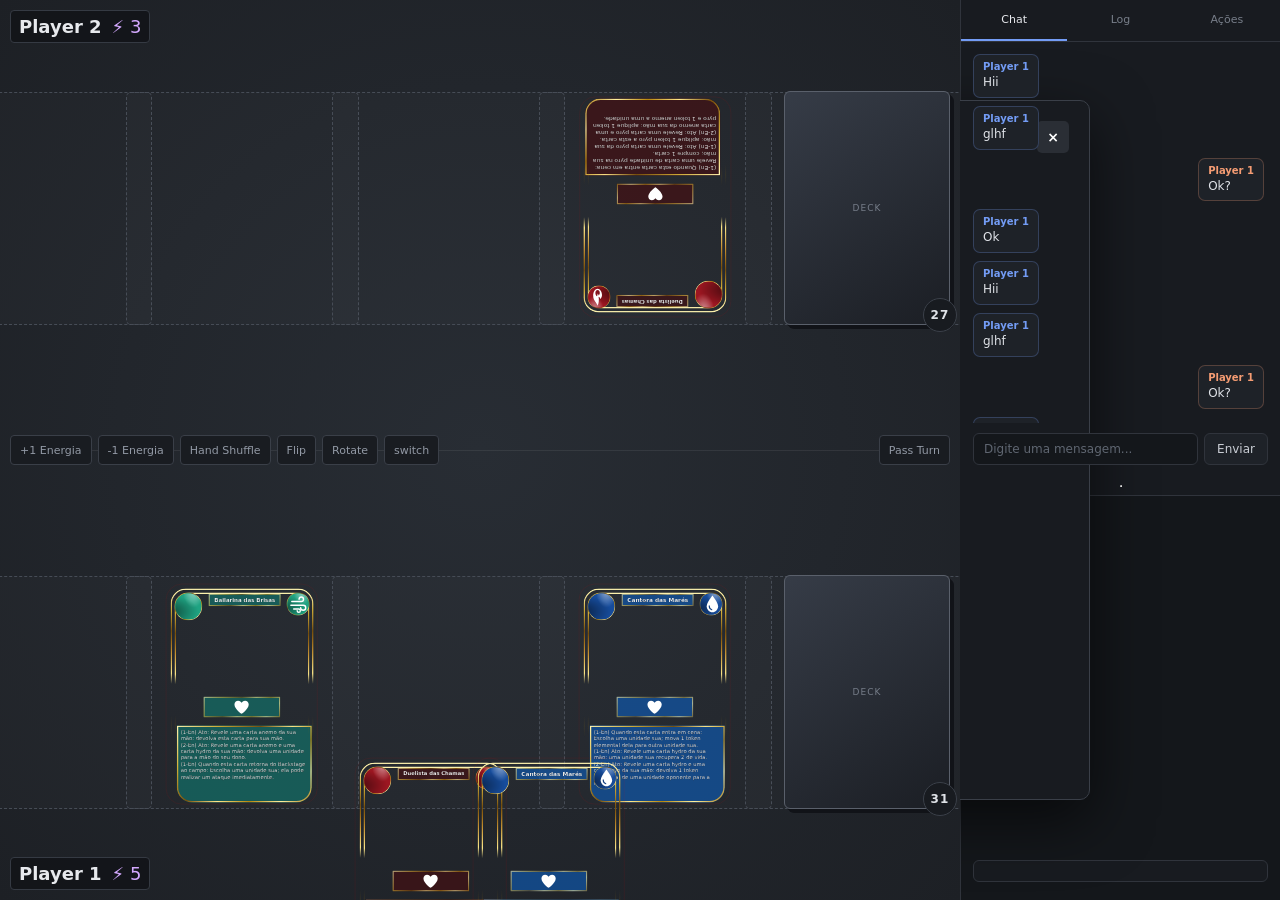
<file: index.html>
<!DOCTYPE html>
<html lang="pt-BR">

<head>
    <meta charset="UTF-8">
    <meta name="viewport" content="width=device-width, initial-scale=1.0">

    <title>Cardgame</title>

    <link rel="stylesheet" href="style.css">
    <link rel="stylesheet" href="card_template.css">
</head>

<body>
    <template id="card-template">
        <card>
            <card-data data-cost="6" data-element="cryo" data-atk="800" data-hp="2000" data-effect="(1-En) Se o oponente declara ataque ou ativa o efeito de uma unidade: Descarte esta carta da sua mão; Aplique 1 token electro a uma unidade no campo. (Único, Escolha).
        " style="--card-art: url('https://c.l3n.co/wgh5Qk.jpg');">
                <div class="card-bleed radius">
                    <carta class="trim radius">
                        <bordinha class="external radius"></bordinha>
                        <safe-area class="radius">
                            <anchor class="top-left">
                                <cost class="golden-border"></cost>
                            </anchor>
                            <anchor class="top">
                                <card-name><span></span></card-name>
                            </anchor>
                            <anchor class="top-right">
                                <attribute class="golden-border"></attribute>
                            </anchor>
                            <anchor class="left"></anchor>
                            <anchor class="center">
                                <status>
                                    <HP class=""></HP>
                                </status>
                            </anchor>
                            <anchor class="right"></anchor>
                            <anchor class="bottom-left"></anchor>
                            <anchor class="bottom">
                                <effect>
                                    <effect-text>
                                    </effect-text>
                                    <effect-box></effect-box>
                                </effect>
                            </anchor>
                            <anchor class="bottom-right"></anchor>

                        </safe-area>
                    </carta>
                </div>
            </card-data>
        </card>
    </template>
    <game>

        <top-bar>
            <game-name>Cardgame</game-name>

            <game-info>
                <turn>Seu turno</turn>
                <turn-number>Turno 4</turn-number>
            </game-info>
        </top-bar>


        <action-menu popover>
            <action data-action="move">Mover</action>
            <action data-action="target">Alvejar</action>
            <action data-action="attack">Atacar</action>
            <action data-action="declare">Declarar</action>
            <action data-action="flip">Virar</action>
            <action data-action="to_top_deck">Para T. Deck</action>
            <action data-action="to_hand">Para a Mão</action>
            <action data-action="to_backstage">Para Backstage</action>
            <action data-action="add_token">Elemental Token</action>
            <action data-action="show_deck">Show Deck</action>
        </action-menu>

        <deck-actions-menu popover>
            <action data-action="mill">Descartar Topo</action>
            <action data-action="show_deck">Abrir Deck</action>
            <action data-action="shuffle">Embaralhar</action>
            <action data-action="draw">Comprar</action>
        </deck-actions-menu>

        <zone-modal popover="manual">
            <zone-header>
                <span>DECK</span>
                <button data-action="close-deck">×</button>
            </zone-header>

            <zone-grid></zone-grid>
        </zone-modal>

        <game-board>

            <opponent-side>

                <player-info>
                    <player-name>Player 2</player-name>
                    <energy>⚡ <span id="player-2-energy">3</span></energy>
                </player-info>

                <game-field data-player="2">
                    <card-slot data-slot="0"></card-slot>
                    <card-slot data-slot="1"></card-slot>
                    <card-slot data-slot="2"></card-slot>
                    <card-slot data-slot="3"></card-slot>
                    <card-slot data-slot="4"></card-slot>
                </game-field>

                <deck data-count="27" data-player="2">
                    <span>DECK</span>
                </deck>

            </opponent-side>


            <backstage-zone>
                <zone-name>BACKSTAGE</zone-name>
            </backstage-zone>


            <player-side>

                <player-info>
                    <player-name>Player 1</player-name>
                    <energy>⚡ <span id="player-1-energy">5</span></energy>
                </player-info>

                <game-field data-player="1">
                    <card-slot data-slot="0"></card-slot>
                    <card-slot data-slot="1"></card-slot>
                    <card-slot data-slot="2"></card-slot>
                    <card-slot data-slot="3"></card-slot>
                    <card-slot data-slot="4"></card-slot>
                </game-field>

                <deck data-count="31" data-player="1">
                    <span>DECK</span>
                </deck>

            </player-side>


            <player-hand>
                <card></card>
                <card></card>
                <card></card>
                <card></card>

            </player-hand>


            <board-overlay></board-overlay>

        </game-board>


        <side-panel>
            <panel-tabs>
                <label>
                    <input type="radio" name="panel-tab" checked>
                    <span>Chat</span>
                </label>

                <label>
                    <input type="radio" name="panel-tab">
                    <span>Log</span>
                </label>

                <label>
                    <input type="radio" name="panel-tab">
                    <span>Ações</span>
                </label>
            </panel-tabs>

            <panel-content>

                <tab-content>
                    <chat>
                        <messages>
                            <message data-player="1">
                                <speaker>Player 1</speaker>
                                <text>Hii</text>
                            </message>
                            <message data-player="1">
                                <speaker>Player 1</speaker>
                                <text>glhf</text>
                            </message>
                            <message data-player="2">
                                <speaker>Player 1</speaker>
                                <text>Ok?</text>
                            </message>
                            <message data-player="1">
                                <speaker>Player 1</speaker>
                                <text>Ok</text>
                            </message>
                            <message data-player="1">
                                <speaker>Player 1</speaker>
                                <text>Hii</text>
                            </message>
                            <message data-player="1">
                                <speaker>Player 1</speaker>
                                <text>glhf</text>
                            </message>
                            <message data-player="2">
                                <speaker>Player 1</speaker>
                                <text>Ok?</text>
                            </message>
                            <message data-player="1">
                                <speaker>Player 1</speaker>
                                <text>Ok</text>
                            </message>
                            <message data-player="1">
                                <speaker>Player 1</speaker>
                                <text>Hii</text>
                            </message>
                            <message data-player="1">
                                <speaker>Player 1</speaker>
                                <text>glhf</text>
                            </message>
                            <message data-player="2">
                                <speaker>Player 1</speaker>
                                <text>Ok?</text>
                            </message>
                            <message data-player="1">
                                <speaker>Player 1</speaker>
                                <text>Ok</text>
                            </message>
                        </messages>

                        <chat-input>
                            <input type="text" placeholder="Digite uma mensagem...">
                            <button>Enviar</button>
                        </chat-input>


                    </chat>

                    <event-log>
                        <log data-register="0">
                            [1:125:1:"Bailarina das Brisas" atacou 2:178:1:"Dançarina das chamas"]
                        </log>
                        <log data-register="1">
                            [Fim do turno de player 1]
                        </log>

                        <log data-register="2">
                            [Player 2 comprou 178:"Dançarina das chamas"]
                        </log>
                        <log data-register="3">
                            [Player 2 enviou 2:125:2:"Assiste de palco" para o backstage]
                        </log>
                        <log data-register="4">
                            [Player 2 invocou 165:"Cantora das Marés" do backstage para slot 2 no campo]
                        </log>
                        <log data-register="5">
                            [2:165:2:"Cantora das Marés" declarou efeito]
                        </log>

                        <log data-register="6">
                            [1:176:3:"Figurinista" declarou efeito]
                        </log>

                        <log data-register="7">
                            [Player 1 enviou 1:176:3:"Figurinista" da mão para o backstage]
                        </log>

                        <log data-register="8">
                            [1:176:3:"Figurinista" deu alvo em 2:165:2"Cantora das Marés"]
                        </log>

                        <log data-register="9">
                            [2:165:2:"Cantora das Marés" recebeu um token electro]
                        </log>
                    </event-log>
                </tab-content>
                <hr>
                <card-preview>
                    <card-render></card-render>
                    <effect-read></effect-read>
                </card-preview>

            </panel-content>

        </side-panel>


        <toolbar>

            <button>+1 Energia</button>
            <button>-1 Energia</button>

            <button data-action="shuffle_hand">Hand Shuffle</button>
            <button>Flip</button>
            <button>Rotate</button>
            <button data-action="switch_players">switch</button>

            <toolbar-spacer></toolbar-spacer>

            <button>Pass Turn</button>

        </toolbar>

    </game>
    <script src="./main.js" type="module"></script>
</body>

</html>
</file>
<file: style.css>
/* ============================================================
   RESET
   ============================================================ */

:root {
    --aspect-ratio: 1535 / 2173;
}

* {
    box-sizing: border-box;
}

html,
body {
    width: 100%;
    height: 100%;
    margin: 0;
}

body {
    overflow: hidden;

    background: #101216;
    color: #e7e9ed;

    font-family:
        Inter,
        system-ui,
        -apple-system,
        BlinkMacSystemFont,
        "Segoe UI",
        sans-serif;
}

button {
    font: inherit;
}


/* ============================================================
   GAME SHELL
   ============================================================ */

game {
    width: 100%;
    height: 100dvh;

    display: grid;

    grid-template:
        "top board panel" 52px
        "top board panel" minmax(0, 1fr)
        "top board panel" 48px
        / 0 minmax(0, 1fr) 320px;
}


/* ============================================================
   TOP BAR
   ============================================================ */

top-bar {
    grid-area: top;

    display: flex;
    align-items: center;

    padding-inline: 16px;

    background: #181b20;
    border-bottom: 1px solid #30343c;

    game-name {
        font-size: 14px;
        font-weight: 650;
    }

    game-info {
        margin-inline-start: auto;

        display: flex;
        gap: 16px;

        font-size: 12px;
    }

    turn {
        color: #82aaff;
    }

    turn-number {
        color: #858b96;
    }
}


/* ============================================================
   BOARD
   ============================================================ */

game-board {
    grid-area: board;

    position: relative;

    min-width: 0;
    min-height: 0;

    overflow: hidden;

    display: grid;

    grid-template-rows:
        minmax(0, 1fr) 72px minmax(0, 1fr);

    padding: 10px;

    gap: 8px;

    background:
        radial-gradient(circle at center,
            #282d34 0%,
            #22262c 55%,
            #1d2025 100%);
}

opponent-side {
    grid-row: 1;
}

player-side {
    grid-row: 3;
}

opponent-side card {
    --view-rotation: 180deg;
}

player-side card {
    --view-rotation: 0deg;
}

opponent-side card {
    --view-rotation: 180deg;
}

/* Quando o Player 2 está olhando */
game-board.player-two-view opponent-side card {
    --view-rotation: 0deg;
}

game-board.player-two-view player-side card {
    --view-rotation: 180deg;
}


game-board.player-two-view opponent-side {
    grid-row: 3;
}

game-board.player-two-view player-side {
    grid-row: 1;
}

/* ============================================================
   PLAYER AREAS
   ============================================================ */

opponent-side,
player-side {
    position: relative;

    min-width: 0;
    min-height: 0;

    display: grid;

    grid-template-columns:
        minmax(0, 1fr) 110px;

    align-items: center;

    gap: 20px;


}

opponent-side {
    grid-row: 1;

    /*     background-image: url("https://b.l3n.co/cVPJKv.jpg");
    background-size: cover; */
}

player-side {
    grid-row: 3;
    /*     background-image: url("https://d.l3n.co/cVPBhb.jpg");
    background-size: cover; */
}


/* ============================================================
   PLAYER INFORMATION
   ============================================================ */

player-info {
    position: absolute;

    inset-inline-start: 0;

    display: flex;
    align-items: center;
    gap: 10px;

    padding: 5px 8px;

    border: 1px solid #353a43;
    border-radius: 4px;

    background: rgb(15 17 21 / 70%);

    font-size: 18px;

    z-index: 2;
}

opponent-side player-info {
    inset-block-start: 0;
}

player-side player-info {
    inset-block-end: 0;
}

player-name {
    font-weight: 650;
}

energy {
    color: #d4a9ff;
}


/* ============================================================
   FIELD
   ============================================================ */

game-field {
    min-width: 0;

    display: grid;

    grid-template-columns:
        repeat(5, 166px);

    justify-content: center;

    gap: 5%;

    align-items: center;
}

card-slot {
    width: 233px;

    aspect-ratio: 1/1;

    display: flex;
    justify-content: center;

    border: 1px dashed #464c56;
    border-radius: 5px;

    background: rgb(255 255 255 / 1.5%);

    transition:
        border-color .12s ease,
        background .12s ease;

    &.move_mode {
        outline: 2px dashed rgba(255, 255, 255, 0.342);
    }
}

card-slot:hover {
    border-color: #666e7b;
    background: rgb(255 255 255 / 3%);
}


/* ============================================================
   DECK
   ============================================================ */

deck {
    width: 166px;
    aspect-ratio: var(--aspect-ratio);

    position: absolute;
    right: 0;

    display: grid;
    place-items: center;

    border: 1px solid #5a606b;
    border-radius: 6px;

    background:
        linear-gradient(145deg,
            #363c47,
            #1b1e24);

    box-shadow:
        2px 2px 0 #111318,
        4px 4px 0 #111318;

    color: #777e8a;

    font-size: 9px;
    letter-spacing: .12em;
}

deck-actions-menu {
    position: fixed;

    position-anchor: --active-deck;

    position-area: top;

    display: none;

    flex-direction: column;

    min-width: 150px;

    padding: 5px;

    border: 1px solid #3a3f48;
    border-radius: 6px;

    background: #181b20;
    color: white;

    box-shadow: 0 10px 30px rgb(0 0 0 / 50%);

    &::backdrop {
        background: transparent;
    }

    &:popover-open {
        display: flex;
    }

    action {
        display: block;

        padding: 9px 12px;

        border-radius: 4px;

        cursor: pointer;

        &:hover {
            background: #2a2e35;
        }
    }
}

zone-modal {
    position: fixed;
    inset: 50% auto auto 50%;

    width: min(900px, 90vw);
    height: min(700px, 85vh);
    translate: -50% -50%;

    padding: 20px;
    border: 1px solid #3a3f48;
    border-radius: 10px;
    background: #181b20;
    color: white;
    box-shadow: 0 20px 60px rgb(0 0 0 / 60%);

    display: flex;
    flex-direction: column;
    overflow: hidden;

    &::backdrop {
        background: rgb(0 0 0 / 65%);
        backdrop-filter: blur(3px);
    }

    zone-header {
        display: flex;
        align-items: center;
        justify-content: space-between;
        flex: 0 0 auto;
        margin-bottom: 16px;
        font-size: 14px;
        font-weight: 700;

        button {
            width: 32px;
            height: 32px;
            border: 0;
            border-radius: 5px;
            background: #2a2e35;
            color: white;
            cursor: pointer;
        }
    }

    zone-grid {
        display: grid;
        grid-template-columns: repeat(
            auto-fill,
            130px
        );
        justify-content: start;
        align-content: start;
        gap: 3rem;

        flex: 1 1 auto;
        min-height: 0;
        overflow-y: auto;
        overflow-x: hidden;
        padding: 5px;

        card {
            width: 130px;
            cursor: pointer;

            &:hover {
                transform: scale(1.04);
                z-index: 2;
            }
        }
    }
}

deck::after {
    content: attr(data-count);

    position: absolute;

    inset-inline-end: -8px;
    inset-block-end: -8px;

    width: 32px;
    height: 32px;

    display: grid;
    place-items: center;

    border: 1px solid #3b4049;
    border-radius: 50%;

    background: #181b20;

    color: #dfe2e7;

    font-size: 12px;
    font-weight: 650;
}


/* ============================================================
   BACKSTAGE
   ============================================================ */

backstage-zone {
    grid-row: 2;

    position: relative;

    display: grid;
    place-items: center;
}

backstage-zone::before {
    content: "";

    position: absolute;

    inset-inline: 0;
    top: 50%;

    height: 1px;

    background: rgb(255 255 255 / 7%);
}

zone-name {
    position: absolute;

    z-index: 1;

    padding-inline: 8px;

    background: #24282e;

    color: #696f79;

    font-size: 8px;
    letter-spacing: .14em;
}

backstage-zone card {
    position: relative;

    top: -5rem;

    align-self: center;
    left: -30px;

    z-index: 2;

    width: 156px;
    aspect-ratio: var(--aspect-ratio);

    border: 1px solid #565d68;
    border-radius: 5px;

    background:
        linear-gradient(145deg,
            #343a45,
            #191c22);

    box-shadow: 0 3px 8px rgb(0 0 0 / 35%);

    transform: rotate(90deg);
}


/* ============================================================
   CARD
   ============================================================ */
@keyframes declare-animation {
    0% {
        transform: translate(-50%, -50%) scale(0.1);
        opacity: 1;
    }

    40% {
        transform: translate(-50%, -50%) scale(1);
        opacity: 0.9;
    }

    100% {
        transform: translate(-50%, -50%) scale(1.5);
        opacity: 0;
    }
}

card {
    display: block;

    position: relative;

    width: 166px;
    aspect-ratio: var(--aspect-ratio);

    flex: 0 0 auto;

    --view-rotation: 0deg;
    --card-rotation: 0deg;

    transform:
        rotate(var(--view-rotation)) rotate(var(--card-rotation));


    &>card-data {
        display: block;

        position: absolute;
        inset: 0;

        transform-origin: top left;
        transform: scale(0.675);
    }

    img {
        display: block;
        width: 100%;
        height: auto;
    }

    &.attack-able {
        outline: 5px solid rgb(151, 30, 17);
    }

    &.targetable {
        outline: 5px dashed rgb(171, 57, 175);
    }

    &.declare::after {
        content: "";
        position: absolute;
        z-index: 100;

        top: 50%;
        left: 50%;

        transform: translateX(-50%) translateY(-50%);

        border-radius: 50%;

        width: 150px;
        height: 150px;

        background-color: white;
        animation: declare-animation 0.35s ease-out forwards;
    }

    &.attacked:after {
        content: "";
        position: absolute;
        z-index: 100;

        top: 50%;
        left: 50%;

        transform: translateX(-50%) translateY(-50%);

        border-radius: 50%;

        width: 150px;
        height: 150px;

        background-color: rgb(245, 72, 72);
        animation: declare-animation 0.35s ease-out forwards;
    }

    &.targeted::after {
        content: "";
        position: absolute;
        z-index: 100;

        top: 50%;
        left: 50%;

        transform: translateX(-50%) translateY(-50%);

        border-radius: 50%;

        width: 150px;
        height: 150px;

        background-color: rgba(221, 63, 155, 0.685);
        animation: declare-animation 0.35s ease-out forwards;
    }

    &.flip {
        --card-rotation: -90deg;
    }

    token-list {
        display: flex;
        position: absolute;

        top: -8%;
        left: 15%;
        align-items: center;
        justify-content: center;
        gap: 0.5rem;

        element-token {

            width: 40px;
            aspect-ratio: 1;

            border-radius: 50%;

            z-index: 5;

            &[data-element="pyro"] {
                background: #e76f51;
            }

            &[data-element="hydro"] {
                background: #4dabf7;
            }

            &[data-element="cryo"] {
                background: #9be7ff;
            }

            &[data-element="electro"] {
                background: #9b7ede;
            }
        }
    }

}

action-menu {
    display: none;

    position: fixed;
    position-anchor: --active-card;

    left: anchor(center);
    top: anchor(top);

    translate: -50% -50%;

    margin: 0;
    padding: 4px;

    border: 1px solid #3a3f48;
    border-radius: 6px;

    flex-direction: column;

    overflow: hidden;

    background: #181b20cc;
    box-shadow: 0 5px 15px rgb(0 0 0 / 40%);

    pointer-events: none;

    action {
        color: white;
        -webkit-user-select: none;
        -ms-user-select: none;
        user-select: none;
        pointer-events: auto;

        &:hover {
            background: #42474e;
        }

        &:active {
            background: #42474e;
            transform: scale(1.1);
        }
    }
}

action-menu:popover-open {
    display: flex;


}


/* ============================================================
   PLAYER HAND
   ============================================================ */

player-hand {
    position: absolute;

    z-index: 20;

    inset-inline: 0;
    inset-block-end: -58px;

    height: 190px;

    display: flex;
    align-items: flex-end;
    justify-content: center;

    padding-inline: 40px;

    pointer-events: none;
}

player-hand card {
    width: 146px;
    aspect-ratio: var(--aspect-ratio);

    flex: 0 0 auto;

    margin-inline-start: -28px;

    pointer-events: auto;

    cursor: pointer;

    transition:
        transform .12s ease,
        margin .12s ease;

    &:first-child {
        margin-inline-start: 0;
    }

    &:hover,
    &[data-menu-hover] {
        position: relative;
        z-index: 2;

        margin-inline: 5px;

        transform: translateY(-50%) scale(1.2);
    }
}


/* ============================================================
   BOARD OVERLAY
   ============================================================ */

board-overlay {
    position: absolute;

    inset: 0;

    z-index: 30;

    pointer-events: none;
}


/* ============================================================
   SIDE PANEL
   ============================================================ */

/* ============================================================
   SIDE PANEL
   ============================================================ */

side-panel {
    grid-area: panel;

    min-width: 0;
    min-height: 0;

    display: grid;
    grid-template-rows: 42px minmax(0, 1fr);

    background: #181b20;

    border-left: 1px solid #30343c;


    /* ========================================================
       TABS
       ======================================================== */

    panel-tabs {
        display: grid;
        grid-template-columns: repeat(3, 1fr);

        border-bottom: 1px solid #30343c;


        label {
            position: relative;

            display: flex;
            align-items: center;
            justify-content: center;

            border-bottom: 2px solid transparent;

            background: transparent;

            color: #777e89;

            cursor: pointer;

            font-size: 11px;


            input {
                position: absolute;

                width: 1px;
                height: 1px;

                opacity: 0;
                pointer-events: none;
            }


            &:hover {
                color: #dfe2e7;

                background: rgb(255 255 255 / 3%);
            }
        }
    }


    /* ========================================================
       ACTIVE TAB
       ======================================================== */

    &:has(panel-tabs label:nth-child(1) input:checked) {

        panel-tabs label:nth-child(1) {
            color: #e7e9ed;
            border-bottom-color: #739cf5;
        }

        tab-content > chat {
            visibility: visible;
            opacity: 1;
            pointer-events: auto;
        }
    }


    &:has(panel-tabs label:nth-child(2) input:checked) {

        panel-tabs label:nth-child(2) {
            color: #e7e9ed;
            border-bottom-color: #739cf5;
        }

        tab-content > event-log {
            visibility: visible;
            opacity: 1;
            pointer-events: auto;
        }
    }


    &:has(panel-tabs label:nth-child(3) input:checked) {

        panel-tabs label:nth-child(3) {
            color: #e7e9ed;
            border-bottom-color: #739cf5;
        }

        tab-content > actions {
            visibility: visible;
            opacity: 1;
            pointer-events: auto;
        }
    }


    /* ========================================================
       CONTENT
       ======================================================== */

    panel-content {
        min-height: 0;

        display: grid;
        grid-template-rows: minmax(0, 1fr) auto;

        overflow: hidden;


        /* ====================================================
           TAB CONTENT
           ==================================================== */

        tab-content {
            position: relative;

            min-height: 0;

            overflow: hidden;

            color: #777e89;

            font-size: 12px;


            > chat,
            > event-log,
            > actions {
                position: absolute;

                inset: 0;

                min-height: 0;

                padding: 12px;

                overflow: auto;

                visibility: hidden;

                opacity: 0;

                pointer-events: none;

                transition:
                    opacity 120ms ease,
                    visibility 120ms ease;
            }


            /* =================================================
               CHAT
               ================================================= */

> chat {
    display: grid;
    grid-template-rows: minmax(0, 1fr) auto;

    gap: 10px;


    /* ========================================================
       MESSAGES
       ======================================================== */

    messages {
        min-height: 0;

        display: flex;
        flex-direction: column;

        gap: 8px;

        overflow-y: auto;

        padding-right: 4px;


        message {
            display: flex;
            flex-direction: column;

            width: fit-content;
            max-width: 85%;

            gap: 2px;

            padding: 6px 9px;

            border: 1px solid #30343c;
            border-radius: 7px;

            background: #1e2228;

            overflow-wrap: anywhere;


            speaker {
                color: #777e89;

                font-size: 10px;
                font-weight: 600;
            }


            text {
                color: #dfe2e7;

                font-size: 12px;
                line-height: 1.4;
            }


            &[data-player="1"] {
                align-self: flex-start;

                border-color: rgb(115 156 245 / 25%);

                speaker {
                    color: #739cf5;
                }
            }


            &[data-player="2"] {
                align-self: flex-end;

                border-color: rgb(245 156 115 / 25%);

                speaker {
                    color: #f59c73;
                }
            }
        }
    }


    /* ========================================================
       CHAT INPUT
       ======================================================== */

    chat-input {
        display: grid;
        grid-template-columns: minmax(0, 1fr) auto;

        gap: 6px;


        input {
            min-width: 0;

            padding: 8px 10px;

            border: 1px solid #30343c;
            border-radius: 6px;

            outline: none;

            background: #14171b;

            color: #dfe2e7;

            font: inherit;


            &::placeholder {
                color: #5f6671;
            }


            &:focus {
                border-color: #739cf5;
            }
        }


        button {
            padding: 0 12px;

            border: 1px solid #30343c;
            border-radius: 6px;

            background: #1e2228;

            color: #c9cdd4;

            cursor: pointer;

            font: inherit;


            &:hover {
                border-color: #739cf5;

                background: #252a32;

                color: #e7e9ed;
            }


            &:active {
                background: #181b20;
            }
        }
    }
}


            /* =================================================
               EVENT LOG
               ================================================= */

            > event-log {
                display: flex;
                flex-direction: column;

                gap: 4px;


                log {
                    display: block;

                    padding: 6px 8px;

                    border-left: 2px solid #30343c;

                    color: #858c97;

                    font-size: 11px;
                    line-height: 1.4;

                    overflow-wrap: anywhere;


                    &:hover {
                        border-left-color: #739cf5;

                        background: rgb(255 255 255 / 3%);

                        color: #c9cdd4;
                    }
                }
            }


            /* =================================================
               ACTIONS
               ================================================= */

            > actions {
                display: flex;
                flex-direction: column;

                gap: 6px;
            }
        }


        /* ====================================================
           CARD PREVIEW
           ==================================================== */

        card-preview {
            min-height: 0;

            height: min(45vh, 500px);

            display: grid;
            grid-template-rows: minmax(0, 1fr) auto;

            gap: 10px;

            padding: 12px 12px 18px;

            border-top: 1px solid #30343c;

            background: #14171b;


            card-render {
                min-width: 0;
                min-height: 0;

                display: flex;

                align-items: center;
                justify-content: center;

                overflow: hidden;


                > card {
                    position: relative;

                    width: min(100%, 180px);

                    aspect-ratio: 1535 / 2173;

                    flex: 0 1 auto;
                }
            }


            effect-read {
                display: block;

                max-height: 110px;

                overflow: auto;

                padding: 10px 12px;

                border: 1px solid #30343c;
                border-radius: 6px;

                background: #181b20;

                color: #c9cdd4;

                font-size: 12px;
                line-height: 1.5;

                white-space: pre-wrap;
            }
        }
    }
}

/* ============================================================
   TOOLBAR
   ============================================================ */

toolbar {
    grid-area: board;

    align-self: center;

    z-index: 50;

    height: 48px;

    display: flex;
    align-items: center;

    gap: 6px;

    padding-inline: 10px;

    pointer-events: none;
}

toolbar button {
    height: 30px;

    padding-inline: 9px;

    border: 1px solid #3a3f48;
    border-radius: 4px;

    background: #191c21;

    color: #9299a5;

    cursor: pointer;

    pointer-events: auto;

    font-size: 11px;
}

toolbar button:hover {
    background: #272c34;
    color: #e7e9ed;
}

toolbar-spacer {
    flex: 1;
}


/* ============================================================
   SMALL SCREENS
   ============================================================ */

@media (max-width: 900px) {

    game {
        grid-template:
            "top" 48px
            "board" minmax(0, 1fr) / 1fr;
    }

    side-panel {
        display: none;
    }

    game-board {
        padding: 6px;
    }

    opponent-side,
    player-side {
        grid-template-columns:
            minmax(0, 1fr) 80px;

        gap: 8px;
    }



    game-field {
        gap: 5px;
    }

    deck {
        width: 72px;
    }

    player-hand {
        padding-inline: 15px;
    }

    player-hand card {
        width: 88px;
        margin-inline-start: -40px;

        &:hover {
            transform: translateY(-48px);
        }
    }
}
</file>
<file: card_template.css>
@scope (card-data) {
    :scope {
        --element-color: rgb(156, 22, 33);
        --element-darker-color: rgba(255, 255, 255, 0.568);

        color: white;
        -webkit-text-stroke: 0.04mm black;


    }

    :scope[data-element="pyro"] {
        --element-color: rgb(156, 22, 33);
        --element-darker-color: rgba(69, 14, 18, 0.66);
        --element-icon: url("./assets/icons/pyro.svg");
    }

    :scope[data-element="hydro"] {
        --element-color: rgb(22, 76, 156);
        --element-darker-color: rgba(14, 93, 184, 0.63);
        --element-icon: url("./assets/icons/hydro.svg");
    }

    :scope[data-element="electro"] {
        --element-color: rgb(101, 42, 211);
        --element-darker-color: rgba(57, 35, 99, 0.555);
        --element-icon: url("./assets/icons/electro.svg");
    }

    :scope[data-element="anemo"] {
        --element-color: rgb(31, 163, 130);
        --element-darker-color: rgba(17, 121, 112, 0.63);
        --element-icon: url("./assets/icons/anemo.svg");
    }

    :scope[data-element="cryo"] {
        --element-color: rgb(150, 212, 231);
        --element-darker-color: rgba(81, 131, 146, 0.411);
        --element-icon: url("./assets/icons/cryo.svg");
    }

    :scope[data-element="dendro"] {
        --element-color: rgb(87, 172, 48);
        --element-darker-color: rgba(46, 100, 42, 0.479);
        --element-icon: url("./assets/icons/dendro.svg");
    }

    :scope[data-element="geo"] {
        --element-color: rgb(194, 147, 46);
        --element-darker-color: rgba(83, 61, 21, 0.63);
        --element-icon: url("./assets/icons/geo.svg");
    }

    anchor {
        pointer-events: none;
        position: absolute;
    }

    anchor {
        width: 5px;
        height: 5px;
    }

    .top-left {
        top: 0;
        left: 0;
    }

    .top {
        top: 0;
        left: 50%;
        transform: translateX(-50%);
    }

    .top-right {
        top: 0;
        right: 0;
    }

    .left {
        top: 50%;
        left: 0;
        transform: translateY(-50%);
    }

    .center {
        left: 50%;
        top: 50%;
        transform: translate(-50%, -50%);
    }

    .right {
        top: 50%;
        right: 0;
        transform: translateY(-50%);
    }

    .bottom-left {
        bottom: 0;
        left: 0;
    }

    .bottom {
        bottom: 0;
        left: 50%;
        transform: translateX(-50%);
    }

    .bottom-right {
        bottom: 0;
        right: 0;
    }

    .radius {
        border-radius: 6mm;
    }

    .golden-border {
        position: absolute;
        z-index: 2;

        background:
            linear-gradient(var(--element-color), var(--element-color)) padding-box,
            linear-gradient(135deg,
                #fff4b0 0%,
                #d4af37 18%,
                #78500b 36%,
                #ffe78a 52%,
                #b8860b 68%,
                #fff0a0 85%,
                #a87915 100%) border-box;

        border: 0.5mm solid transparent;
    }

card-name {
    position: absolute;
    z-index: 3;
    left: 50%;
    top: 0.5mm;
    transform: translateX(-46%);

    box-sizing: border-box;
    width: 28mm;
    height: 5mm;
    padding: 0 1.5mm;

    display: flex;
    justify-content: center;
    align-items: center;
    text-align: center;
    overflow: hidden;

    font-weight: bold;
    white-space: nowrap;

    background-color: var(--element-darker-color);
    border: 0.5mm solid;
    border-image: linear-gradient(
        135deg,
        #fff4b0,
        #d4af37 20%,
        #78500b 40%,
        #ffe78a 55%,
        #b8860b 70%,
        #fff0a0 85%,
        #a87915
    ) 1;
    & > span {
    display: block;
    width: max-content;
    white-space: nowrap;
    font-size: 4mm;
}
}





    :scope {
        --card-effect: attr(data-effect);
        --card-cost: attr(data-cost);
        --card-atk: attr(data-atk);
        --card-hp: attr(data-hp);
        --card-name: attr(data-name);
    }

    .card-bleed {
        width: 65mm;
        height: 92mm;
        position: relative;

        background-image: var(--card-art);
        background-size: cover;
        background-position: 50% 30%;

        &>carta {
            position: absolute;
            width: 59mm;
            height: 86mm;

            top: 3mm;
            left: 3mm;

            outline: 1px solid rgba(255, 0, 0, 0.116);
            z-index: 2;

            & bordinha {
                position: absolute;
                width: 56mm;
                height: 83mm;

                top: 1.5mm;
                left: 1.6mm;

                z-index: 2;

                &::before {
                    content: "";

                    position: absolute;
                    inset: 0;
                    z-index: 1;

                    border-radius: inherit;

                    background: linear-gradient(180deg,
                            #fff4b0 0%,
                            #ead78a 5%,
                            #d4af37 10%,
                            #a98125 15%,
                            #78500b 20%,
                            #a06e18 25%,
                            #c89332 30%,
                            #e3bd5c 35%,
                            #ffe88a 40%,
                            #f7db7600 45%,
                            #fff1a000 50%,

                            rgba(255, 241, 160, 0) 55%,
                            rgba(255, 232, 138, 0) 60%,
                            rgba(184, 135, 11, 0.103) 65%,
                            rgba(184, 135, 11, 0) 70%,
                            rgba(168, 121, 21, 0) 75%,
                            rgba(168, 121, 21, 0) 80%,
                            rgba(255, 241, 160, 0) 85%,
                            rgba(168, 121, 21, 0) 90%,
                            rgba(168, 121, 21, 0) 95%,
                            transparent 100%);

                    padding: 0.5mm;

                    mask:
                        linear-gradient(#fff 0 0) content-box,
                        linear-gradient(#fff 0 0);

                    mask-composite: exclude;

                    pointer-events: none;
                }
            }

            &>safe-area {
                position: absolute;
                width: 53mm;
                height: 80mm;

                top: 3mm;
                left: 3mm;

                z-index: 2;

                &::before {
                    content: "";

                    position: absolute;
                    inset: 0;
                    z-index: 1;

                    border-radius: inherit;

                    background: linear-gradient(180deg,
                            #fff4b0 0%,
                            #ead78a 5%,
                            #d4af37 10%,
                            #a98125 15%,
                            #78500b 20%,
                            #a06e18 25%,
                            #c89332 30%,
                            #e3bd5c 35%,
                            #ffe88a 40%,
                            #f7db7600 45%,
                            #fff1a000 50%,

                            rgba(255, 241, 160, 0) 55%,
                            rgba(255, 232, 138, 0) 60%,
                            rgba(184, 135, 11, 0.103) 65%,
                            rgba(184, 135, 11, 0) 70%,
                            rgba(168, 121, 21, 0) 75%,
                            rgba(168, 121, 21, 0) 80%,
                            rgba(255, 241, 160, 0) 85%,
                            rgba(168, 121, 21, 0) 90%,
                            rgba(168, 121, 21, 0) 95%,
                            transparent 100%);

                    padding: 0.5mm;

                    mask:
                        linear-gradient(#fff 0 0) content-box,
                        linear-gradient(#fff 0 0);

                    mask-composite: exclude;

                    pointer-events: none;
                }

                & cost {
                    position: absolute;
                    z-index: 3;
                    width: 11mm;
                    height: 11mm;
                    background-color: var(--element-color);

                    border-radius: 1000mm;
                    position: absolute;
                    z-index: 3;
                    width: 11mm;
                    height: 11mm;
                    border-radius: 50%;

                    &::before {
                        content: "";
                        position: absolute;
                        inset: 0;
                        border-radius: inherit;

                        /* sombra universal */
                        background: radial-gradient(ellipse at -40% 70%,
                                rgba(0, 0, 0, 0.637),
                                transparent 65%),
                            radial-gradient(ellipse at 70% -25%,
                                white 0%,
                                rgba(255, 255, 255, 0.541) 8%,
                                transparent 45%),
                            var(--element-color);

                        background-blend-mode: multiply, screen, normal;
                        pointer-events: none;
                    }

                    &::after {
                        display: flex;
                        width: 115%;
                        position: absolute;
                        top: -0.8mm;

                        left: -0.8mm;
                        height: 115%;
                        justify-content: center;
                        align-items: center;
                        font-weight: bold;
                        content: var(--card-cost);

                        background: linear-gradient(192deg,
                                #ffffff 0%,
                                #ffffff 28%,
                                #ff4df9 45%,
                                #6c9cff 55%,
                                #1ea5bc 60%,
                                #471a72 73%,
                                #471a72 100%);
                        background-clip: text;
                        -webkit-background-clip: text;

                        color: transparent;
                        -webkit-text-fill-color: transparent;

                        font-size: 9mm;
                        -webkit-text-stroke: 0.02mm white;

                        filter: drop-shadow(0 0.3mm 0.3mm rgba(0, 0, 0, 0.65));
                    }
                }

                & attribute {
                    position: absolute;
                    z-index: 3;
                    width: 9mm;
                    height: 9mm;
                    right: 0;
                    background-color: var(--element-color);

                    border-radius: 1000mm;

                    &::after {
                        content: "";
                        width: 100%;
                        height: 100%;
                        position: absolute;
                        display: block;
                        top: 0.3mm;
                        left: 0.8mm;
                        width: 8mm;
                        height: 8mm;

                        background: white;

                        mask: var(--element-icon) center / contain no-repeat;
                        -webkit-mask: var(--element-icon) center / contain no-repeat;
                    }

                    &::before {
                        content: "";
                        position: absolute;
                        inset: 0;
                        border-radius: inherit;

                        /* sombra universal */
                        background: radial-gradient(ellipse at -40% 70%,
                                rgba(0, 0, 0, 0.637),
                                transparent 65%),
                            radial-gradient(ellipse at 70% -25%,
                                white 0%,
                                rgba(255, 255, 255, 0.541) 8%,
                                transparent 45%),
                            var(--element-color);

                        background-blend-mode: multiply, screen, normal;
                        pointer-events: none;
                    }
                }

                & status {
                    width: 53mm;
                    height: 10mm;
                    left: 50%;
                    top: 50%;
                    top: 5.7mm;
                    transform: translate(-50%, -50%);
                    position: absolute;
                    z-index: 3;
                    background-color: rgba(255, 248, 220, 0);

                    display: flex;
                    justify-content: center;
                    align-items: center;

                    gap: 2mm;
                    --attribute-box-size: 30mm;
                    --attribute-box-height: 8mm;

                    ATK {
                        height: var(--attribute-box-height);
                        width: var(--attribute-box-size);

                        background-color: var(--element-darker-color);
                        display: flex;
                        font-size: x-large;
                        justify-content: center;
                        align-items: center;

                        border: 0.5mm solid;
                        border-image: linear-gradient(135deg,
                                #fff4b0,
                                #d4af37 20%,
                                #78500b 40%,
                                #ffe78a 55%,
                                #b8860b 70%,
                                #fff0a0 85%,
                                #a87915) 1;

                        &::before {
                            content: var(--card-atk);
                        }

                        &::after {
                            content: "";

                            width: 8mm;
                            height: 8mm;

                            background: white;

                            mask: url("./assets/icons/espada.svg") center / contain no-repeat;
                            -webkit-mask: url("./assets/icons/espada.svg") center / contain no-repeat;
                        }
                    }

                    HP {
                        height: var(--attribute-box-height);
                        width: var(--attribute-box-size);

                        background-color: var(--element-darker-color);

                        display: flex;
                        font-size: x-large;
                        justify-content: center;
                        align-items: center;

                        border: 0.5mm solid;
                        border-image: linear-gradient(135deg,
                                #fff4b0,
                                #d4af37 20%,
                                #78500b 40%,
                                #ffe78a 55%,
                                #b8860b 70%,
                                #fff0a0 85%,
                                #a87915) 1;

                        &::before {
                            content: var(--card-hp);
                        }

                        &::after {
                            content: "";

                            width: 7mm;
                            height: 7mm;

                            background: white;

                            mask: url("./assets/icons/coracao.svg") center / contain no-repeat;
                            -webkit-mask: url("./assets/icons/coracao.svg") center / contain no-repeat;
                        }
                    }
                }

                & effect {
                    width: 53mm;
                    position: absolute;
                    bottom: -1.3mm;
                    left: 50%;
                    transform: translateX(-50%);

                    z-index: 3;
                    height: 30mm;
                    padding: 1mm;

                    effect-text {
                        display: block;
                        box-sizing: border-box;

                        width: 52mm;
                        height: 29mm;
                        padding: 1.5mm;
                        padding-bottom: 5mm;

                        overflow: hidden;
                        overflow-wrap: anywhere;
                        white-space: pre-wrap;

                        border-radius: 0 0 6mm 6mm;

                        position: absolute;
                        z-index: 3;

                        color: white;
                        -webkit-text-stroke: 0.04mm black;

                        font-size: var(--effect-font-size, 2.8mm);
                        line-height: 1.2;
                    }

                    &>effect-box {
                        display: block;

                        position: relative;

                        width: 53mm;
                        height: 30mm;

                        border-radius: 0 0 6mm 6mm;

                        background: var(--element-darker-color);

                        &>span {
                            width: 100%;
                            height: 100%;
                        }

                        /* &::after {
                           content: "";
                           position: absolute;
                           width: 100%;
                           height: 100%;
                           inset: 2mm;
                           border-radius: inherit;
                           overflow: hidden;
                       } */

                        &::before {
                            content: "";

                            position: absolute;
                            inset: 0;

                            border-radius: inherit;

                            background: linear-gradient(135deg,
                                    #fff4b0 0%,
                                    #d4af37 20%,
                                    #78500b 40%,
                                    #ffe78a 55%,
                                    #b8860b 70%,
                                    #fff0a0 85%,
                                    #a87915 100%);

                            padding: 0.5mm;

                            mask:
                                linear-gradient(#fff 0 0) content-box,
                                linear-gradient(#fff 0 0);

                            mask-composite: exclude;

                            pointer-events: none;
                        }
                    }
                }
            }
        }
    }
}
</file>
